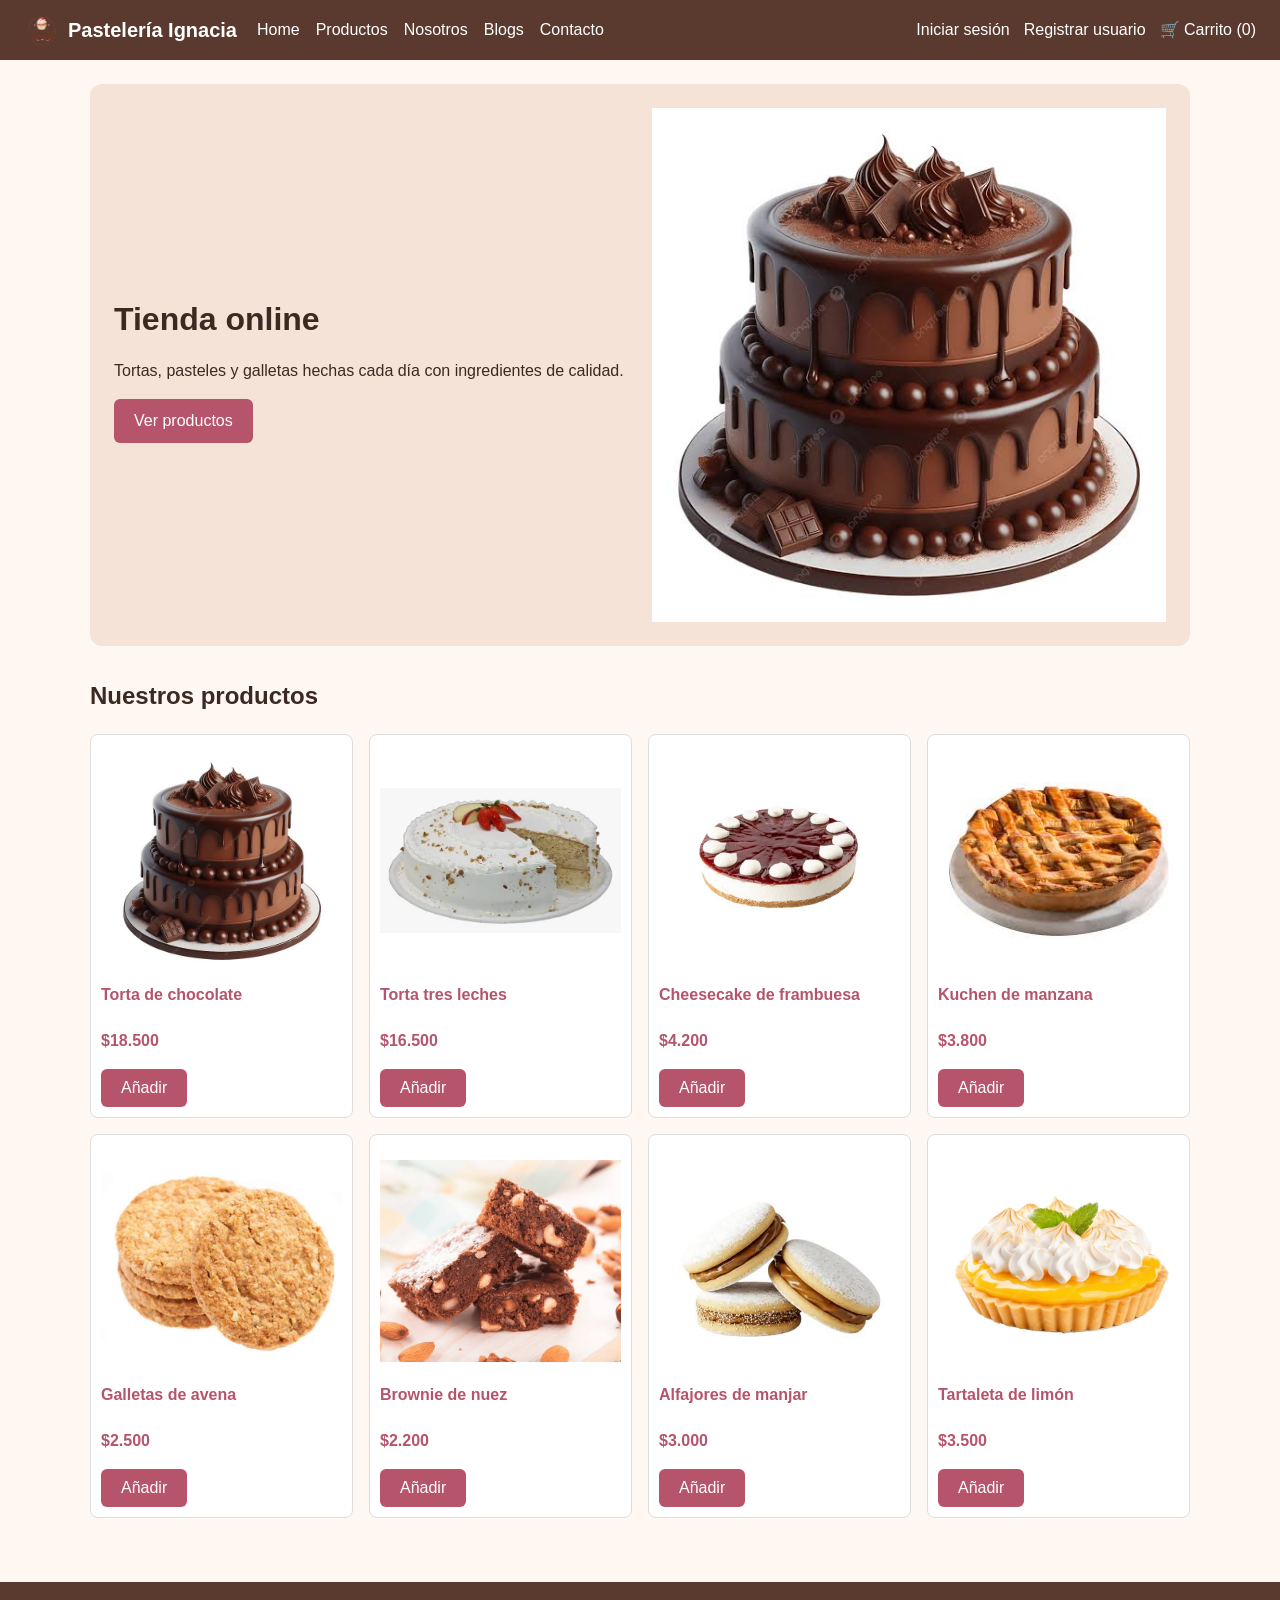
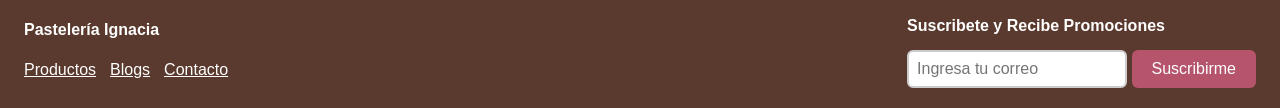
<file: evaluacion/index.html>
<!DOCTYPE html>
<html lang="es">
  <head>
    <meta charset="UTF-8">
    <meta name="viewport" content="width=device-width, initial-scale=1.0">
    <title>Home - Pastelería Ignacia</title>
    <link rel="stylesheet" href="css/style.css">
    <link rel="stylesheet" href="css/responsive.css">
  </head>
  <body>
    <header>
      <a class="logo" href="index.html"><img src="img/logo.png" alt="Logo de Pastelería Ignacia"> Pastelería Ignacia</a>
      <nav>
        <ul>
          <li><a href="index.html">Home</a></li>
          <li><a href="productos.html">Productos</a></li>
          <li><a href="nosotros.html">Nosotros</a></li>
          <li><a href="blogs.html">Blogs</a></li>
          <li><a href="contacto.html">Contacto</a></li>
        </ul>
      </nav>
      <div class="acciones">
        <a href="login.html">Iniciar sesión</a>
        <a href="registro.html">Registrar usuario</a>
        <a href="carrito.html">🛒 Carrito (<span id="contador-carrito">0</span>)</a>
      </div>
    </header>
    <main>
      <section class="hero">
        <div>
          <h1>Tienda online</h1>
          <p>Tortas, pasteles y galletas hechas cada día con ingredientes de calidad.</p>
          <a class="btn" href="productos.html">Ver productos</a>
        </div>
        <img src="img/1.png" alt="Torta de chocolate">
      </section>
      <section>
        <h2>Nuestros productos</h2>
        <div class="grid" id="lista-productos" data-limite="8"></div>
      </section>
    </main>
    <footer>
      <div>
        <p><strong>Pastelería Ignacia</strong></p>
        <ul>
          <li><a href="productos.html">Productos</a></li>
          <li><a href="blogs.html">Blogs</a></li>
          <li><a href="contacto.html">Contacto</a></li>
        </ul>
      </div>
      <form>
        <label for="Suscribete">Suscribete y Recibe Promociones</label>
        <input type="email" id="Suscribete" placeholder="Ingresa tu correo">
        <button type="button">Suscribirme</button>
      </form>
    </footer>
    <script src="js/data.js"></script>
    <script src="js/carrito.js"></script>
    <script src="js/productos.js"></script>
  </body>
</html>
</file>
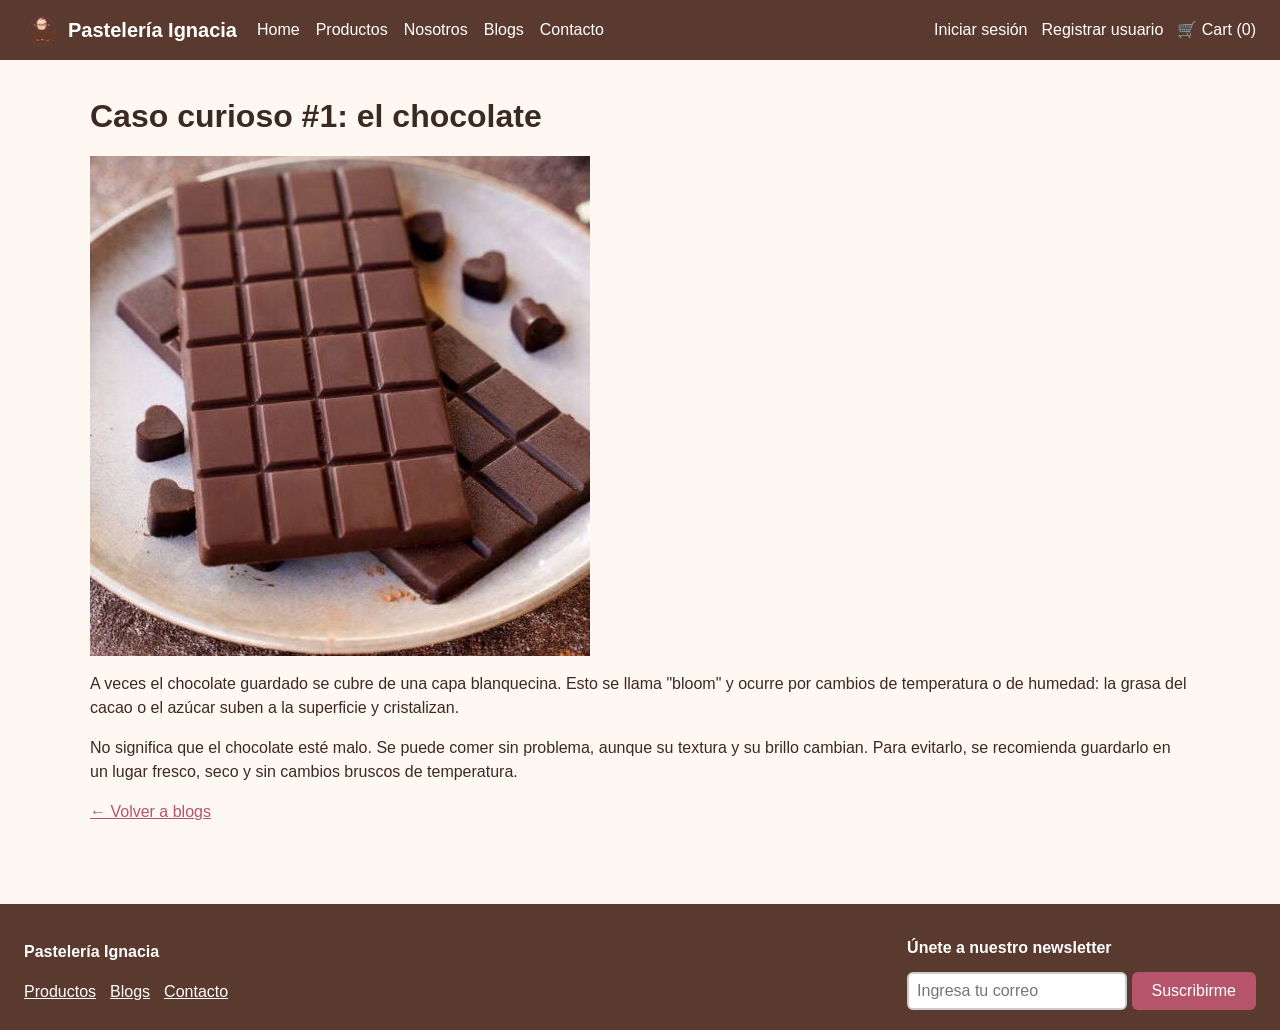
<file: evaluacion/blog-1.html>
<!DOCTYPE html>
<html lang="es">
  <head>
    <meta charset="UTF-8">
    <meta name="viewport" content="width=device-width, initial-scale=1.0">
    <title>Blog: el chocolate - Pastelería Ignacia</title>
    <link rel="stylesheet" href="css/style.css">
    <link rel="stylesheet" href="css/responsive.css">
  </head>
  <body>
    <header>
      <a class="logo" href="index.html"><img src="img/logo.png" alt="Logo de Pastelería Ignacia"> Pastelería Ignacia</a>
      <nav>
        <ul>
          <li><a href="index.html">Home</a></li>
          <li><a href="productos.html">Productos</a></li>
          <li><a href="nosotros.html">Nosotros</a></li>
          <li><a href="blogs.html">Blogs</a></li>
          <li><a href="contacto.html">Contacto</a></li>
        </ul>
      </nav>
      <div class="acciones">
        <a href="login.html">Iniciar sesión</a>
        <a href="registro.html">Registrar usuario</a>
        <a href="carrito.html">🛒 Cart (<span id="contador-carrito">0</span>)</a>
      </div>
    </header>
    <main>
      <article>
        <h1>Caso curioso #1: el chocolate</h1>
        <img src="img/9.png" alt="Chocolate">
        <p>A veces el chocolate guardado se cubre de una capa blanquecina. Esto se llama "bloom" y ocurre por cambios de temperatura o de humedad: la grasa del cacao o el azúcar suben a la superficie y cristalizan.</p>
        <p>No significa que el chocolate esté malo. Se puede comer sin problema, aunque su textura y su brillo cambian. Para evitarlo, se recomienda guardarlo en un lugar fresco, seco y sin cambios bruscos de temperatura.</p>
        <p><a href="blogs.html">← Volver a blogs</a></p>
      </article>
    </main>
    <footer>
      <div>
        <p><strong>Pastelería Ignacia</strong></p>
        <ul>
          <li><a href="productos.html">Productos</a></li>
          <li><a href="blogs.html">Blogs</a></li>
          <li><a href="contacto.html">Contacto</a></li>
        </ul>
      </div>
      <form>
        <label for="newsletter">Únete a nuestro newsletter</label>
        <input type="email" id="newsletter" placeholder="Ingresa tu correo">
        <button type="button">Suscribirme</button>
      </form>
    </footer>
    <script src="js/data.js"></script>
    <script src="js/carrito.js"></script>
  </body>
</html>
</file>
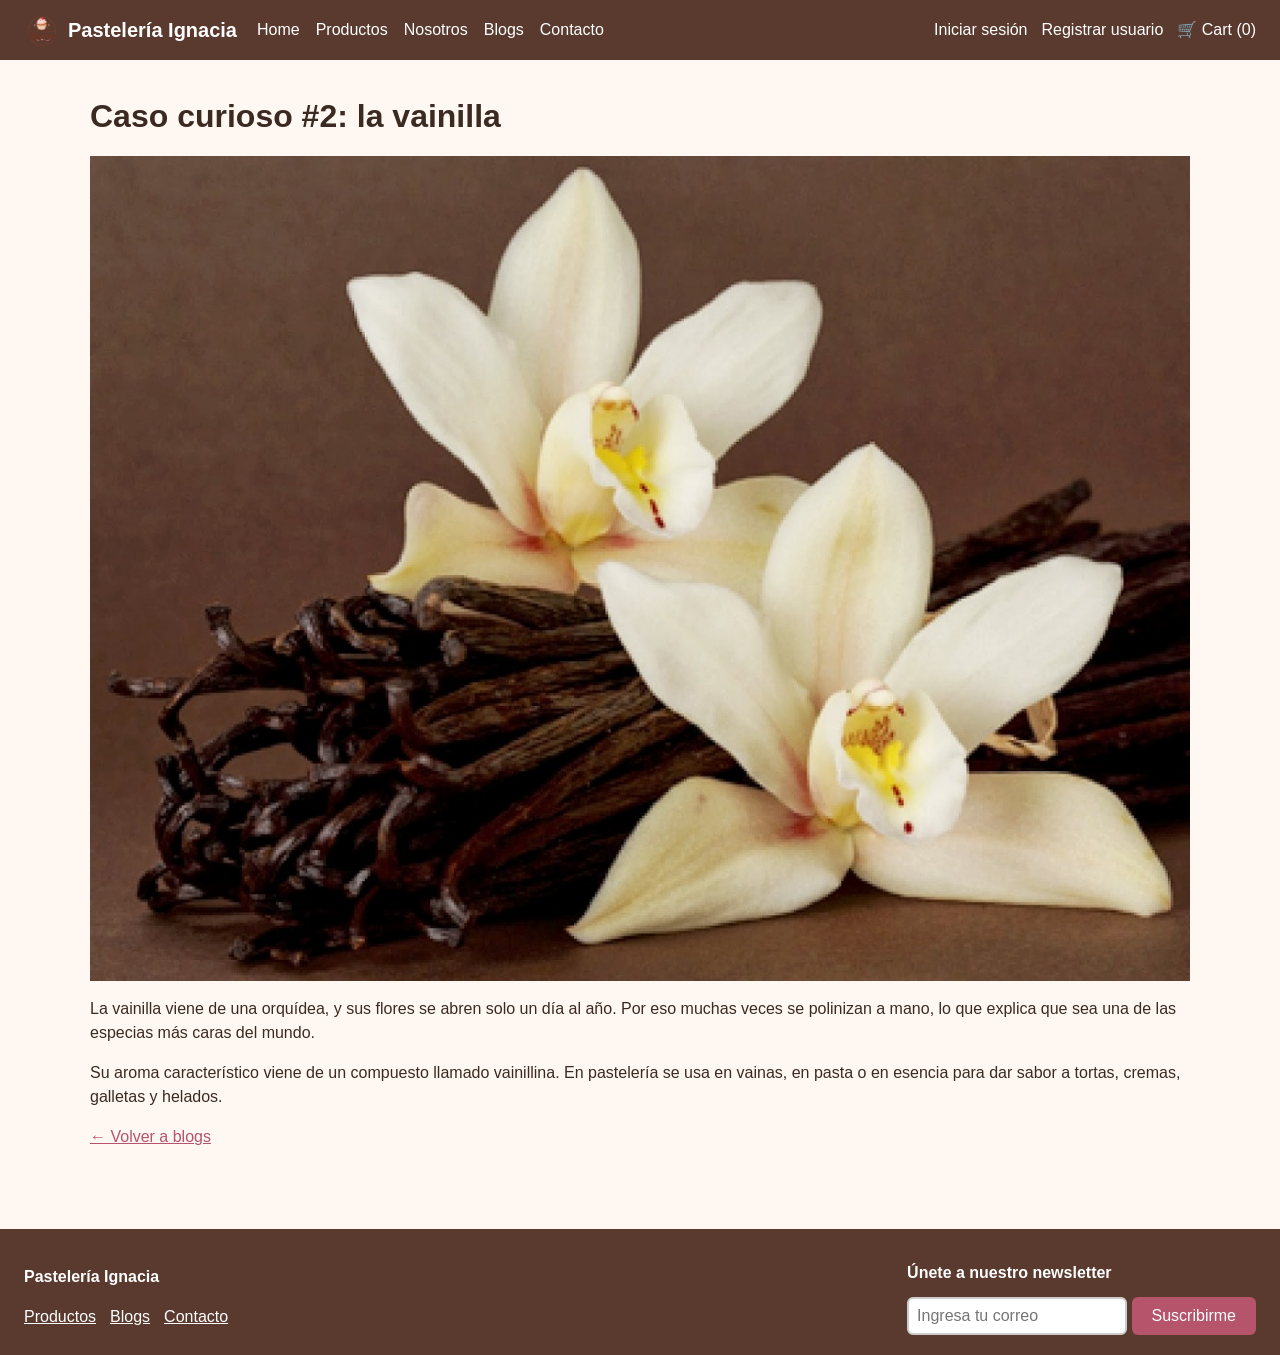
<file: evaluacion/blog-2.html>
<!DOCTYPE html>
<html lang="es">
  <head>
    <meta charset="UTF-8">
    <meta name="viewport" content="width=device-width, initial-scale=1.0">
    <title>Blog: la vainilla - Pastelería Ignacia</title>
    <link rel="stylesheet" href="css/style.css">
    <link rel="stylesheet" href="css/responsive.css">
  </head>
  <body>
    <header>
      <a class="logo" href="index.html"><img src="img/logo.png" alt="Logo de Pastelería Ignacia"> Pastelería Ignacia</a>
      <nav>
        <ul>
          <li><a href="index.html">Home</a></li>
          <li><a href="productos.html">Productos</a></li>
          <li><a href="nosotros.html">Nosotros</a></li>
          <li><a href="blogs.html">Blogs</a></li>
          <li><a href="contacto.html">Contacto</a></li>
        </ul>
      </nav>
      <div class="acciones">
        <a href="login.html">Iniciar sesión</a>
        <a href="registro.html">Registrar usuario</a>
        <a href="carrito.html">🛒 Cart (<span id="contador-carrito">0</span>)</a>
      </div>
    </header>
    <main>
      <article>
        <h1>Caso curioso #2: la vainilla</h1>
        <img src="img/10.png" alt="Vainilla">
        <p>La vainilla viene de una orquídea, y sus flores se abren solo un día al año. Por eso muchas veces se polinizan a mano, lo que explica que sea una de las especias más caras del mundo.</p>
        <p>Su aroma característico viene de un compuesto llamado vainillina. En pastelería se usa en vainas, en pasta o en esencia para dar sabor a tortas, cremas, galletas y helados.</p>
        <p><a href="blogs.html">← Volver a blogs</a></p>
      </article>
    </main>
    <footer>
      <div>
        <p><strong>Pastelería Ignacia</strong></p>
        <ul>
          <li><a href="productos.html">Productos</a></li>
          <li><a href="blogs.html">Blogs</a></li>
          <li><a href="contacto.html">Contacto</a></li>
        </ul>
      </div>
      <form>
        <label for="newsletter">Únete a nuestro newsletter</label>
        <input type="email" id="newsletter" placeholder="Ingresa tu correo">
        <button type="button">Suscribirme</button>
      </form>
    </footer>
    <script src="js/data.js"></script>
    <script src="js/carrito.js"></script>
  </body>
</html>
</file>
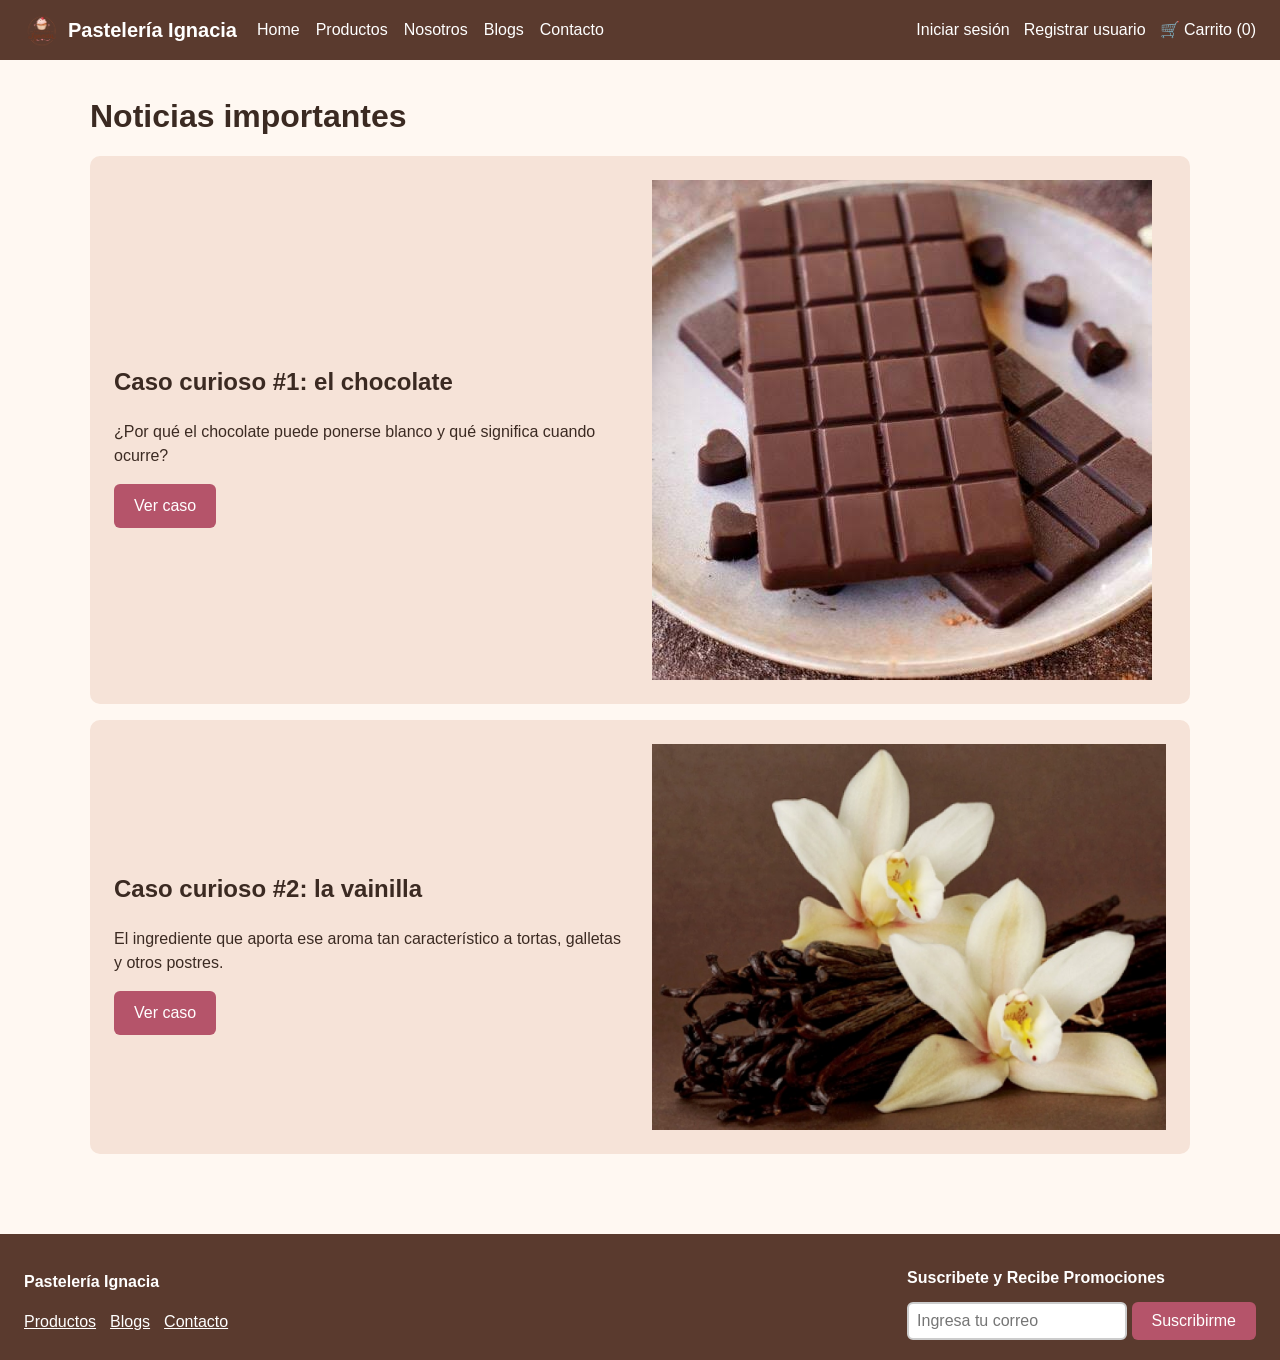
<file: evaluacion/blogs.html>
<!DOCTYPE html>
<html lang="es">
  <head>
    <meta charset="UTF-8">
    <meta name="viewport" content="width=device-width, initial-scale=1.0">
    <title>Blogs - Pastelería Ignacia</title>
    <link rel="stylesheet" href="css/style.css">
    <link rel="stylesheet" href="css/responsive.css">
  </head>
  <body>
    <header>
      <a class="logo" href="index.html"><img src="img/logo.png" alt="Logo de Pastelería Ignacia"> Pastelería Ignacia</a>
      <nav>
        <ul>
          <li><a href="index.html">Home</a></li>
          <li><a href="productos.html">Productos</a></li>
          <li><a href="nosotros.html">Nosotros</a></li>
          <li><a href="blogs.html">Blogs</a></li>
          <li><a href="contacto.html">Contacto</a></li>
        </ul>
      </nav>
      <div class="acciones">
        <a href="login.html">Iniciar sesión</a>
        <a href="registro.html">Registrar usuario</a>
        <a href="carrito.html">🛒 Carrito (<span id="contador-carrito">0</span>)</a>
      </div>
    </header>
    <main>
      <h1>Noticias importantes</h1>
      <article class="blog">
        <div>
          <h2>Caso curioso #1: el chocolate</h2>
          <p>¿Por qué el chocolate puede ponerse blanco y qué significa cuando ocurre?</p>
          <a class="btn" href="blog-1.html">Ver caso</a>
        </div>
        <img src="img/9.png" alt="Chocolate">
      </article>
      <article class="blog">
        <div>
          <h2>Caso curioso #2: la vainilla</h2>
          <p>El ingrediente que aporta ese aroma tan característico a tortas, galletas y otros postres.</p>
          <a class="btn" href="blog-2.html">Ver caso</a>
        </div>
        <img src="img/10.png" alt="Vainilla">
      </article>
    </main>
    <footer>
      <div>
        <p><strong>Pastelería Ignacia</strong></p>
        <ul>
          <li><a href="productos.html">Productos</a></li>
          <li><a href="blogs.html">Blogs</a></li>
          <li><a href="contacto.html">Contacto</a></li>
        </ul>
      </div>
      <form>
        <label for="Suscribete">Suscribete y Recibe Promociones</label>
        <input type="email" id="Suscribete" placeholder="Ingresa tu correo">
        <button type="button">Suscribirme</button>
      </form>
    </footer>
    <script src="js/data.js"></script>
    <script src="js/carrito.js"></script>
  </body>
</html>
</file>
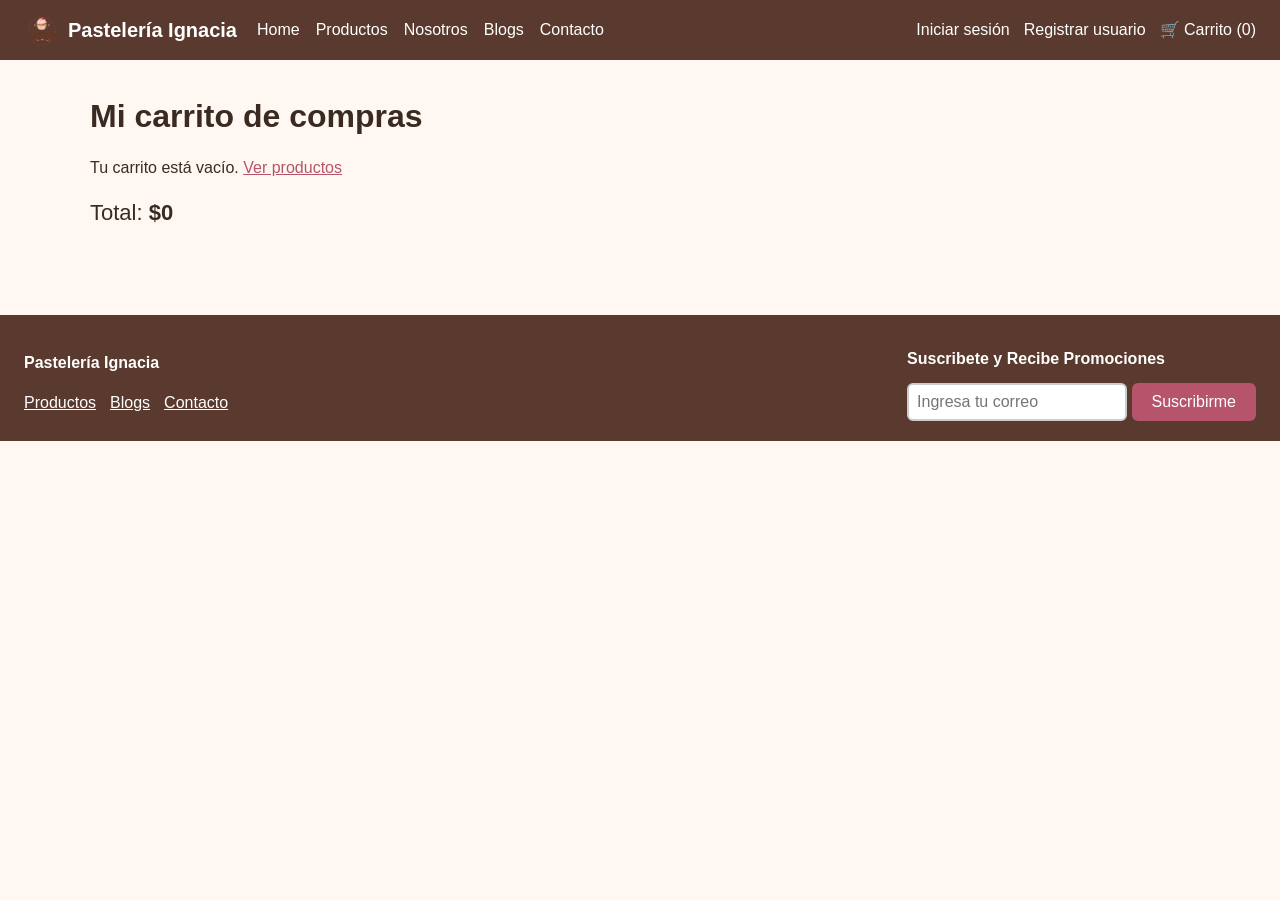
<file: evaluacion/carrito.html>
<!DOCTYPE html>
<html lang="es">
  <head>
    <meta charset="UTF-8">
    <meta name="viewport" content="width=device-width, initial-scale=1.0">
    <title>Carrito - Pastelería Ignacia</title>
    <link rel="stylesheet" href="css/style.css">
    <link rel="stylesheet" href="css/responsive.css">
  </head>
  <body>
    <header>
      <a class="logo" href="index.html"><img src="img/logo.png" alt="Logo de Pastelería Ignacia"> Pastelería Ignacia</a>
      <nav>
        <ul>
          <li><a href="index.html">Home</a></li>
          <li><a href="productos.html">Productos</a></li>
          <li><a href="nosotros.html">Nosotros</a></li>
          <li><a href="blogs.html">Blogs</a></li>
          <li><a href="contacto.html">Contacto</a></li>
        </ul>
      </nav>
      <div class="acciones">
        <a href="login.html">Iniciar sesión</a>
        <a href="registro.html">Registrar usuario</a>
        <a href="carrito.html">🛒 Carrito (<span id="contador-carrito">0</span>)</a>
      </div>
    </header>
    <main>
      <h1>Mi carrito de compras</h1>
      <section id="carrito-items"></section>
      <p class="resumen">Total: <strong id="carrito-total">$0</strong></p>
    </main>
    <footer>
      <div>
        <p><strong>Pastelería Ignacia</strong></p>
        <ul>
          <li><a href="productos.html">Productos</a></li>
          <li><a href="blogs.html">Blogs</a></li>
          <li><a href="contacto.html">Contacto</a></li>
        </ul>
      </div>
      <form>
        <label for="Suscribete">Suscribete y Recibe Promociones</label>
        <input type="email" id="Suscribete" placeholder="Ingresa tu correo">
        <button type="button">Suscribirme</button>
      </form>
    </footer>
    <script src="js/data.js"></script>
    <script src="js/carrito.js"></script>
  </body>
</html>
</file>
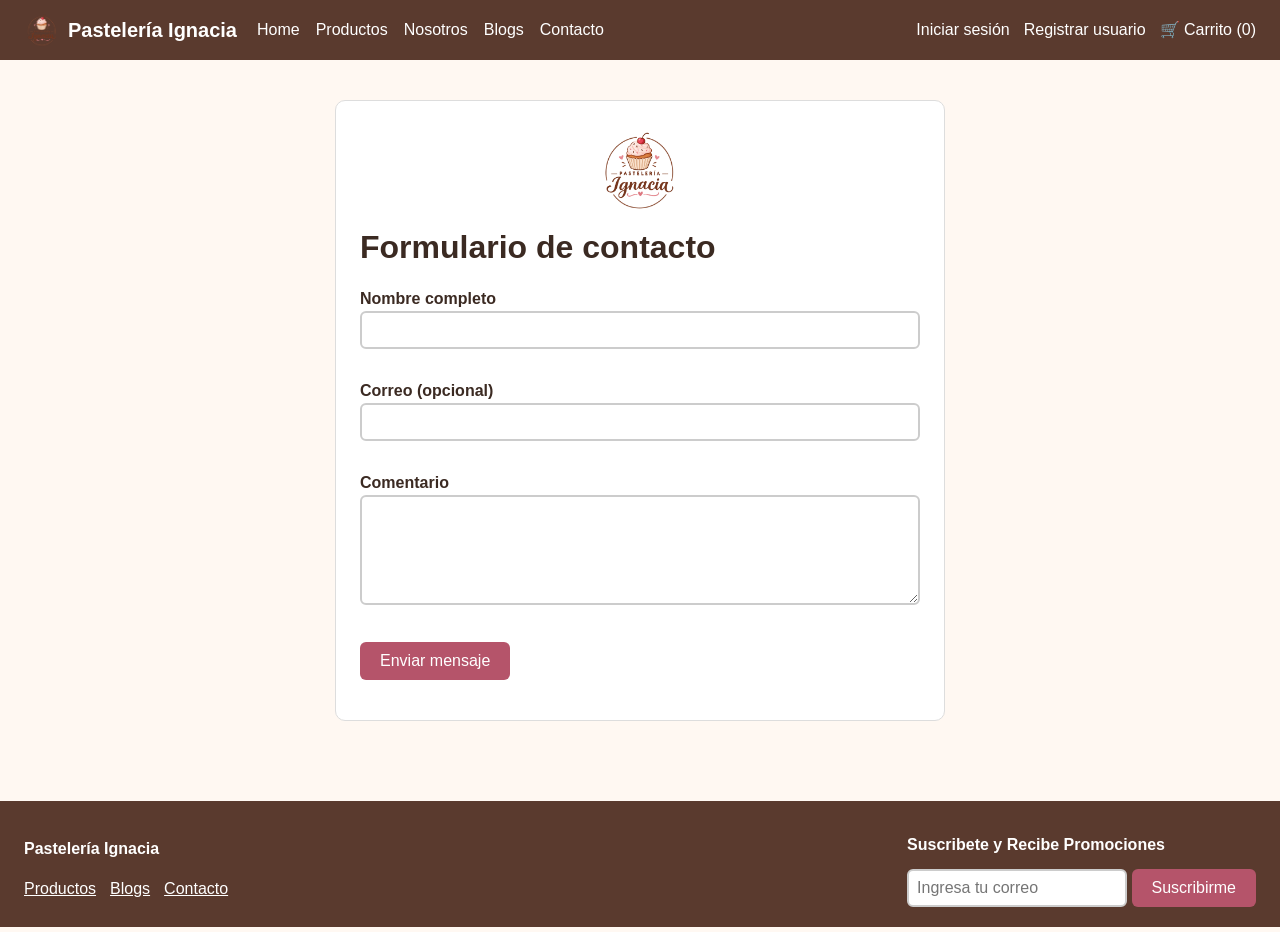
<file: evaluacion/contacto.html>
<!DOCTYPE html>
<html lang="es">
  <head>
    <meta charset="UTF-8">
    <meta name="viewport" content="width=device-width, initial-scale=1.0">
    <title>Contacto - Pastelería Ignacia</title>
    <link rel="stylesheet" href="css/style.css">
    <link rel="stylesheet" href="css/responsive.css">
  </head>
  <body>
    <header>
      <a class="logo" href="index.html"><img src="img/logo.png" alt="Logo de Pastelería Ignacia"> Pastelería Ignacia</a>
      <nav>
        <ul>
          <li><a href="index.html">Home</a></li>
          <li><a href="productos.html">Productos</a></li>
          <li><a href="nosotros.html">Nosotros</a></li>
          <li><a href="blogs.html">Blogs</a></li>
          <li><a href="contacto.html">Contacto</a></li>
        </ul>
      </nav>
      <div class="acciones">
        <a href="login.html">Iniciar sesión</a>
        <a href="registro.html">Registrar usuario</a>
        <a href="carrito.html">🛒 Carrito (<span id="contador-carrito">0</span>)</a>
      </div>
    </header>
    <main>
      <section class="formulario">
        <img class="logo-form" src="img/logo.png" alt="Logo de Pastelería Ignacia">
        <h1>Formulario de contacto</h1>
        <form id="form-contacto" novalidate>
          <label>Nombre completo
            <input type="text" name="nombre">
            <span class="error"></span>
          </label>
          <label>Correo (opcional)
            <input type="email" name="correo">
            <span class="error"></span>
          </label>
          <label>Comentario
            <textarea name="comentario" rows="5"></textarea>
            <span class="error"></span>
          </label>
          <button type="submit">Enviar mensaje</button>
          <p class="exito" id="mensaje-ok"></p>
        </form>
      </section>
    </main>
    <footer>
      <div>
        <p><strong>Pastelería Ignacia</strong></p>
        <ul>
          <li><a href="productos.html">Productos</a></li>
          <li><a href="blogs.html">Blogs</a></li>
          <li><a href="contacto.html">Contacto</a></li>
        </ul>
      </div>
      <form>
        <label for="Suscribete">Suscribete y Recibe Promociones</label>
        <input type="email" id="Suscribete" placeholder="Ingresa tu correo">
        <button type="button">Suscribirme</button>
      </form>
    </footer>
    <script src="js/data.js"></script>
    <script src="js/carrito.js"></script>
    <script src="js/validaciones.js"></script>
    <script src="js/contacto.js"></script>
  </body>
</html>
</file>
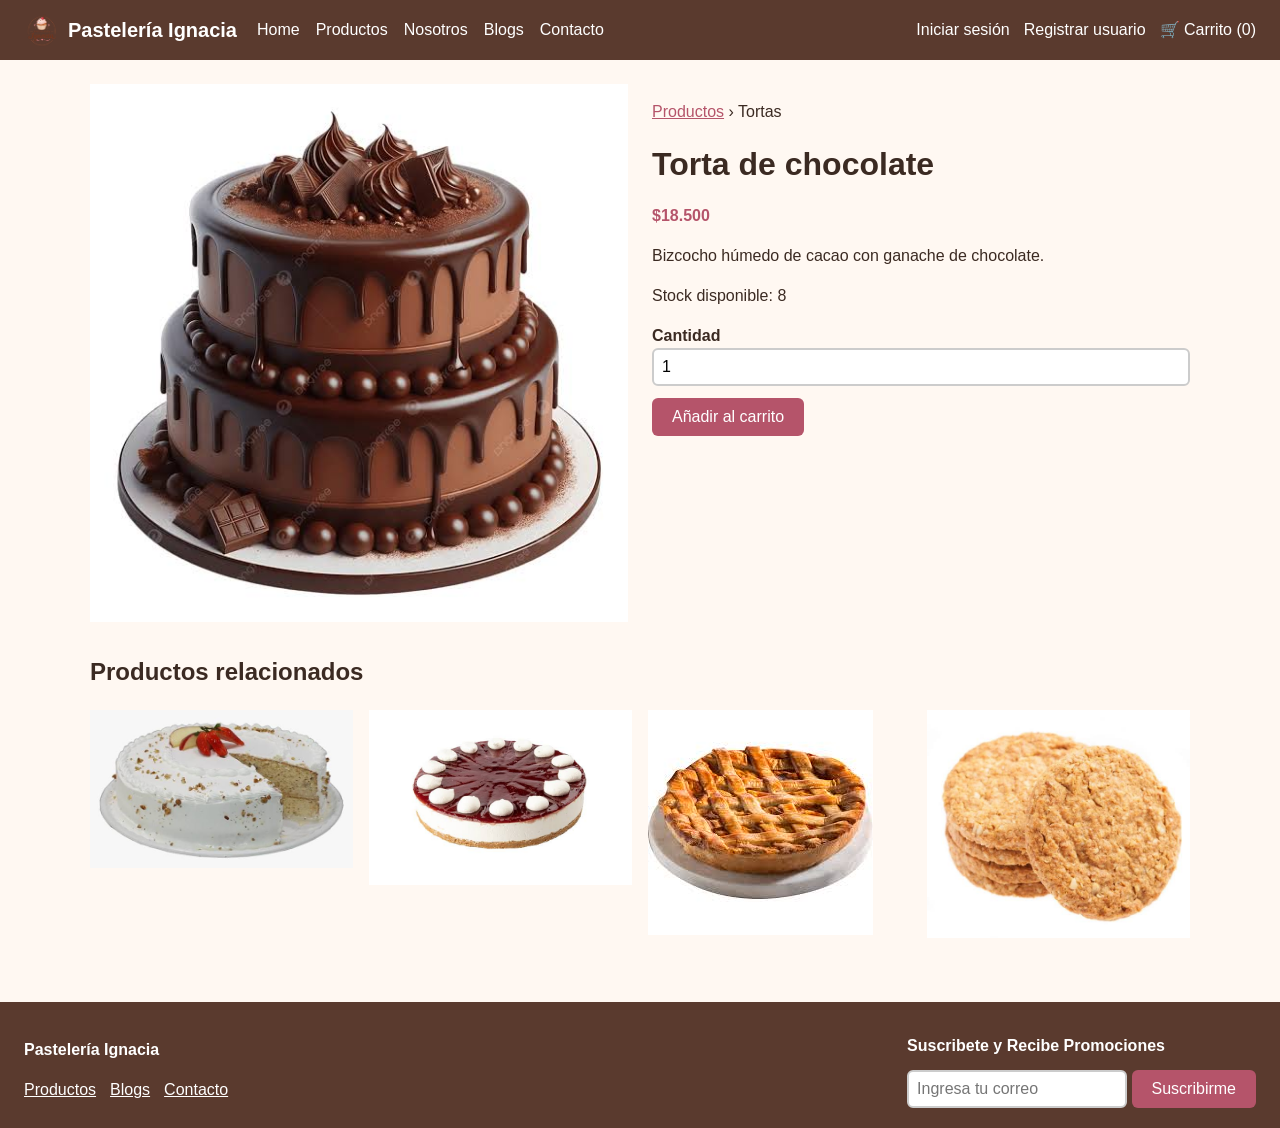
<file: evaluacion/detalle.html>
<!DOCTYPE html>
<html lang="es">
  <head>
    <meta charset="UTF-8">
    <meta name="viewport" content="width=device-width, initial-scale=1.0">
    <title>Detalle del producto - Pastelería Ignacia</title>
    <link rel="stylesheet" href="css/style.css">
    <link rel="stylesheet" href="css/responsive.css">
  </head>
  <body>
    <header>
      <a class="logo" href="index.html"><img src="img/logo.png" alt="Logo de Pastelería Ignacia"> Pastelería Ignacia</a>
      <nav>
        <ul>
          <li><a href="index.html">Home</a></li>
          <li><a href="productos.html">Productos</a></li>
          <li><a href="nosotros.html">Nosotros</a></li>
          <li><a href="blogs.html">Blogs</a></li>
          <li><a href="contacto.html">Contacto</a></li>
        </ul>
      </nav>
      <div class="acciones">
        <a href="login.html">Iniciar sesión</a>
        <a href="registro.html">Registrar usuario</a>
        <a href="carrito.html">🛒 Carrito (<span id="contador-carrito">0</span>)</a>
      </div>
    </header>
    <main>
      <section class="detalle" id="detalle-producto"></section>
      <section>
        <h2>Productos relacionados</h2>
        <div class="grid" id="relacionados"></div>
      </section>
    </main>
    <footer>
      <div>
        <p><strong>Pastelería Ignacia</strong></p>
        <ul>
          <li><a href="productos.html">Productos</a></li>
          <li><a href="blogs.html">Blogs</a></li>
          <li><a href="contacto.html">Contacto</a></li>
        </ul>
      </div>
      <form>
        <label for="Suscribete">Suscribete y Recibe Promociones</label>
        <input type="email" id="Suscribete" placeholder="Ingresa tu correo">
        <button type="button">Suscribirme</button>
      </form>
    </footer>
    <script src="js/data.js"></script>
    <script src="js/carrito.js"></script>
    <script src="js/productos.js"></script>
  </body>
</html>
</file>
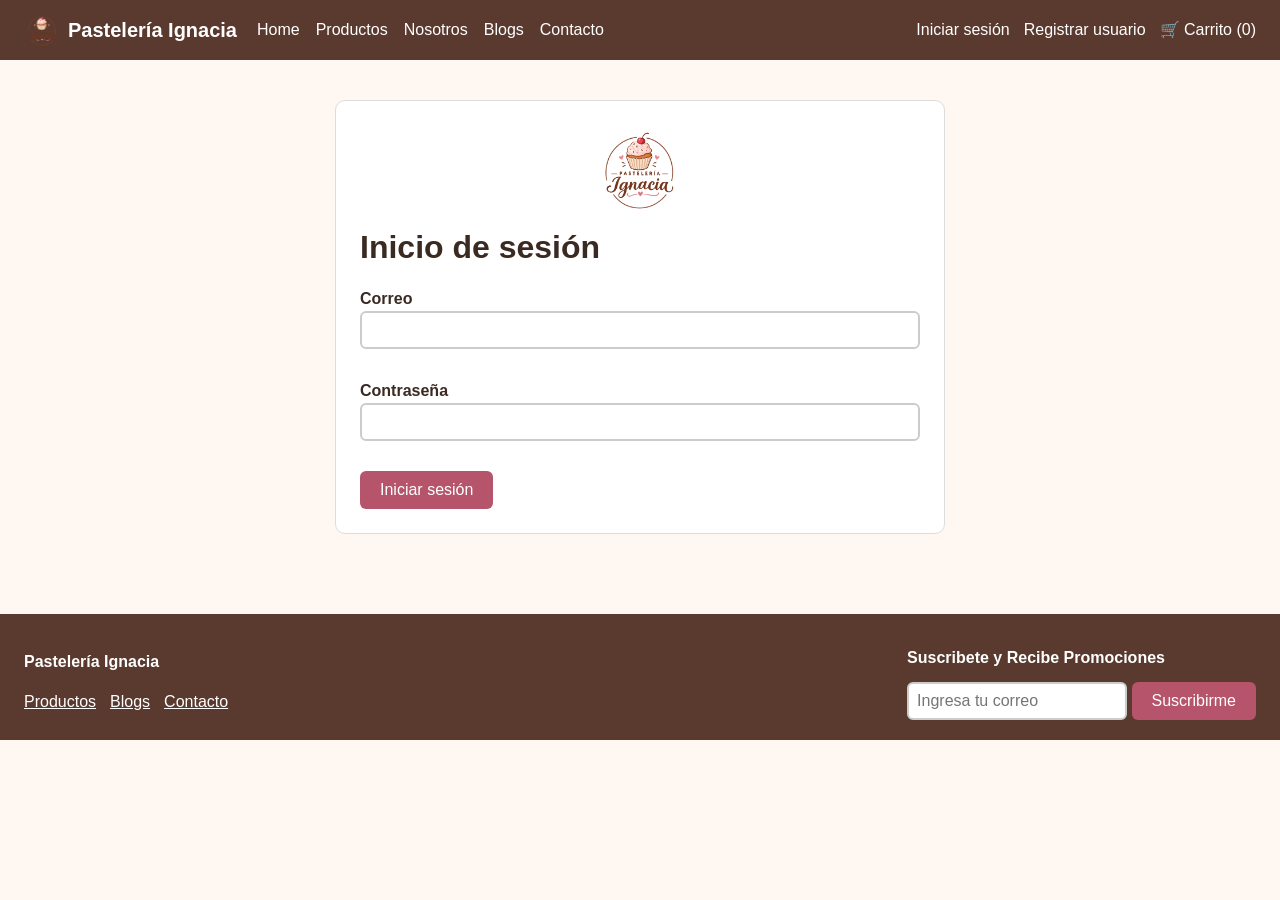
<file: evaluacion/login.html>
<!DOCTYPE html>
<html lang="es">
  <head>
    <meta charset="UTF-8">
    <meta name="viewport" content="width=device-width, initial-scale=1.0">
    <title>Inicio de sesión - Pastelería Ignacia</title>
    <link rel="stylesheet" href="css/style.css">
    <link rel="stylesheet" href="css/responsive.css">
  </head>
  <body>
    <header>
      <a class="logo" href="index.html"><img src="img/logo.png" alt="Logo de Pastelería Ignacia"> Pastelería Ignacia</a>
      <nav>
        <ul>
          <li><a href="index.html">Home</a></li>
          <li><a href="productos.html">Productos</a></li>
          <li><a href="nosotros.html">Nosotros</a></li>
          <li><a href="blogs.html">Blogs</a></li>
          <li><a href="contacto.html">Contacto</a></li>
        </ul>
      </nav>
      <div class="acciones">
        <a href="login.html">Iniciar sesión</a>
        <a href="registro.html">Registrar usuario</a>
        <a href="carrito.html">🛒 Carrito (<span id="contador-carrito">0</span>)</a>
      </div>
    </header>
    <main>
      <section class="formulario">
        <img class="logo-form" src="img/logo.png" alt="Logo de Pastelería Ignacia">
        <h1>Inicio de sesión</h1>
        <form id="form-login" novalidate>
          <label>Correo
            <input type="email" name="correo">
            <span class="error"></span>
          </label>
          <label>Contraseña
            <input type="password" name="clave">
            <span class="error"></span>
          </label>
          <button type="submit">Iniciar sesión</button>
        </form>
      </section>
    </main>
    <footer>
      <div>
        <p><strong>Pastelería Ignacia</strong></p>
        <ul>
          <li><a href="productos.html">Productos</a></li>
          <li><a href="blogs.html">Blogs</a></li>
          <li><a href="contacto.html">Contacto</a></li>
        </ul>
      </div>
      <form>
        <label for="Suscribete">Suscribete y Recibe Promociones</label>
        <input type="email" id="Suscribete" placeholder="Ingresa tu correo">
        <button type="button">Suscribirme</button>
      </form>
    </footer>
    <script src="js/data.js"></script>
    <script src="js/carrito.js"></script>
    <script src="js/validaciones.js"></script>
    <script src="js/login.js"></script>
  </body>
</html>
</file>
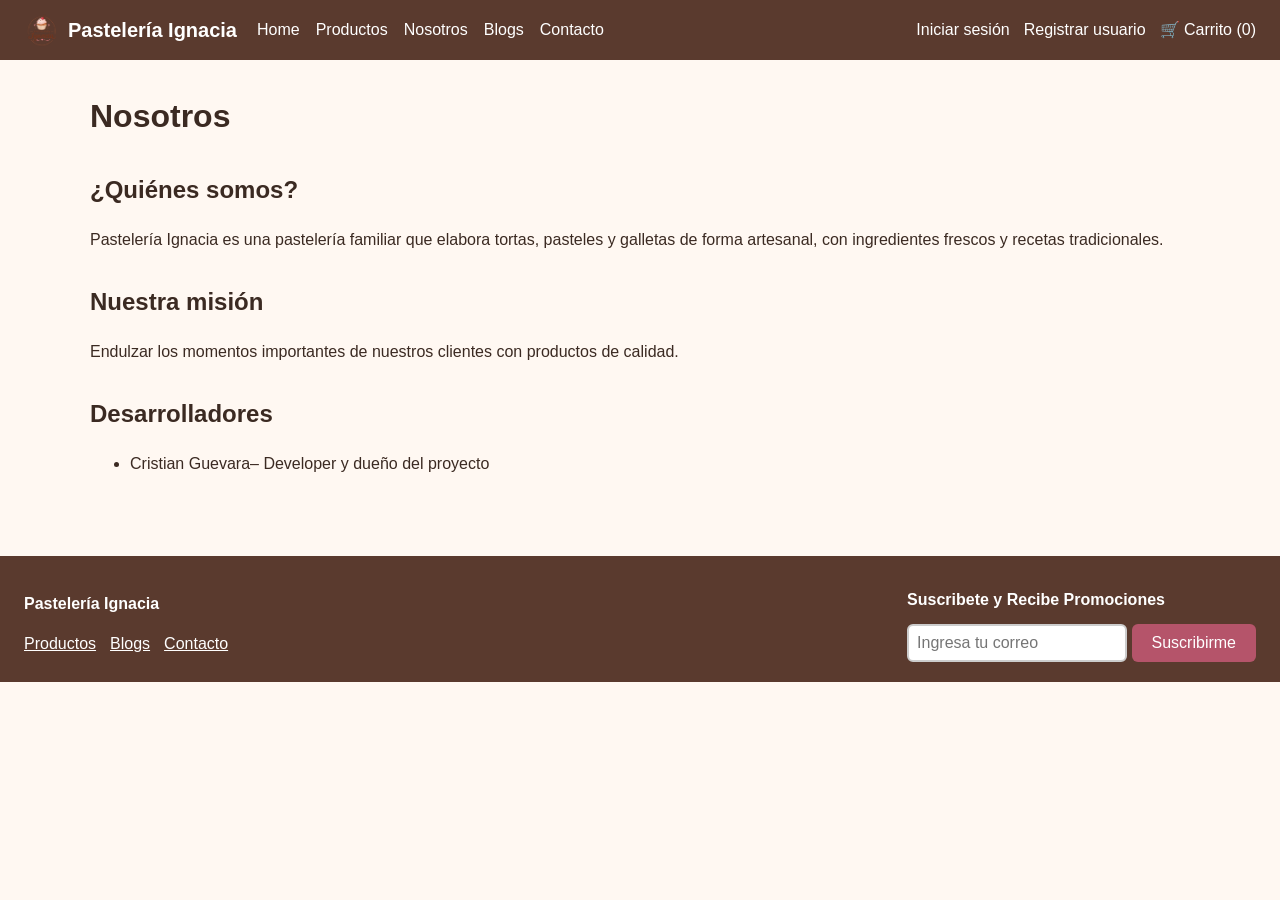
<file: evaluacion/nosotros.html>
<!DOCTYPE html>
<html lang="es">
  <head>
    <meta charset="UTF-8">
    <meta name="viewport" content="width=device-width, initial-scale=1.0">
    <title>Nosotros - Pastelería Ignacia</title>
    <link rel="stylesheet" href="css/style.css">
    <link rel="stylesheet" href="css/responsive.css">
  </head>
  <body>
    <header>
      <a class="logo" href="index.html"><img src="img/logo.png" alt="Logo de Pastelería Ignacia"> Pastelería Ignacia</a>
      <nav>
        <ul>
          <li><a href="index.html">Home</a></li>
          <li><a href="productos.html">Productos</a></li>
          <li><a href="nosotros.html">Nosotros</a></li>
          <li><a href="blogs.html">Blogs</a></li>
          <li><a href="contacto.html">Contacto</a></li>
        </ul>
      </nav>
      <div class="acciones">
        <a href="login.html">Iniciar sesión</a>
        <a href="registro.html">Registrar usuario</a>
        <a href="carrito.html">🛒 Carrito (<span id="contador-carrito">0</span>)</a>
      </div>
    </header>
    <main>
      <h1>Nosotros</h1>
      <section>
        <h2>¿Quiénes somos?</h2>
        <p>Pastelería Ignacia es una pastelería familiar que elabora tortas, pasteles y galletas de forma artesanal, con ingredientes frescos y recetas tradicionales.</p>
        <h2>Nuestra misión</h2>
        <p>Endulzar los momentos importantes de nuestros clientes con productos de calidad.</p>
      </section>
      <section>
        <h2>Desarrolladores</h2>
        <ul>
          <li>Cristian Guevara– Developer y dueño del proyecto</li>
        </ul>
      </section>
    </main>
    <footer>
      <div>
        <p><strong>Pastelería Ignacia</strong></p>
        <ul>
          <li><a href="productos.html">Productos</a></li>
          <li><a href="blogs.html">Blogs</a></li>
          <li><a href="contacto.html">Contacto</a></li>
        </ul>
      </div>
      <form>
        <label for="Promociones">Suscribete y Recibe Promociones</label>
        <input type="email" id="Promociones" placeholder="Ingresa tu correo">
        <button type="button">Suscribirme</button>
      </form>
    </footer>
    <script src="js/data.js"></script>
    <script src="js/carrito.js"></script>
  </body>
</html>
</file>
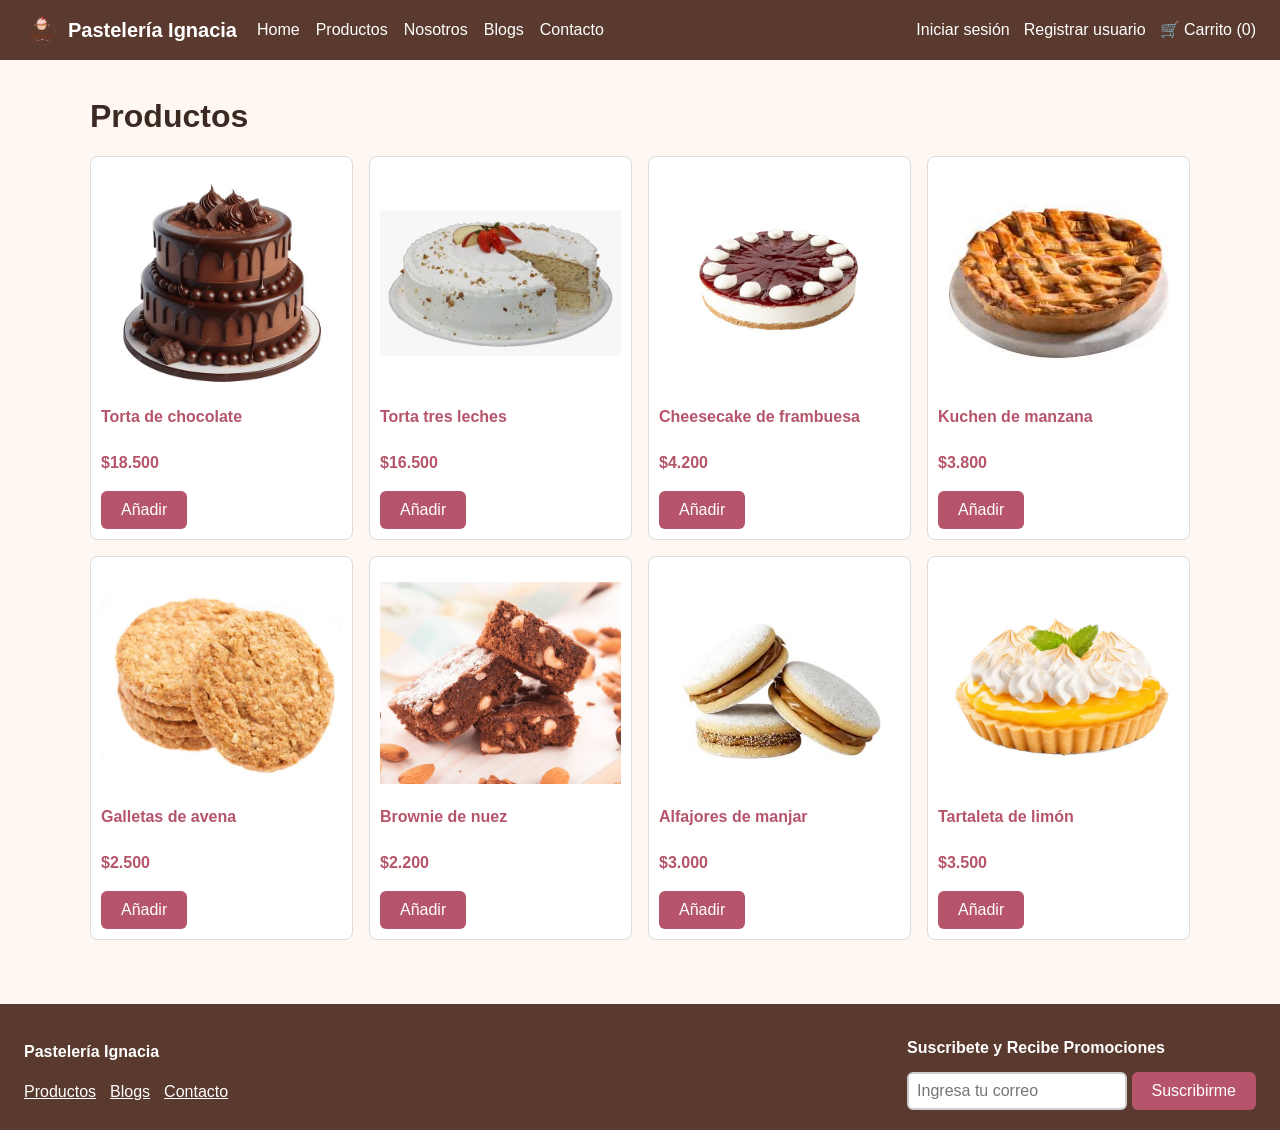
<file: evaluacion/productos.html>
<!DOCTYPE html>
<html lang="es">
  <head>
    <meta charset="UTF-8">
    <meta name="viewport" content="width=device-width, initial-scale=1.0">
    <title>Productos - Pastelería Ignacia</title>
    <link rel="stylesheet" href="css/style.css">
    <link rel="stylesheet" href="css/responsive.css">
  </head>
  <body>
    <header>
      <a class="logo" href="index.html"><img src="img/logo.png" alt="Logo de Pastelería Ignacia"> Pastelería Ignacia</a>
      <nav>
        <ul>
          <li><a href="index.html">Home</a></li>
          <li><a href="productos.html">Productos</a></li>
          <li><a href="nosotros.html">Nosotros</a></li>
          <li><a href="blogs.html">Blogs</a></li>
          <li><a href="contacto.html">Contacto</a></li>
        </ul>
      </nav>
      <div class="acciones">
        <a href="login.html">Iniciar sesión</a>
        <a href="registro.html">Registrar usuario</a>
        <a href="carrito.html">🛒 Carrito (<span id="contador-carrito">0</span>)</a>
      </div>
    </header>
    <main>
      <h1>Productos</h1>
      <div class="grid" id="lista-productos"></div>
    </main>
    <footer>
      <div>
        <p><strong>Pastelería Ignacia</strong></p>
        <ul>
          <li><a href="productos.html">Productos</a></li>
          <li><a href="blogs.html">Blogs</a></li>
          <li><a href="contacto.html">Contacto</a></li>
        </ul>
      </div>
      <form>
        <label for="Suscribete">Suscribete y Recibe Promociones</label>
        <input type="email" id="Suscribete" placeholder="Ingresa tu correo">
        <button type="button">Suscribirme</button>
      </form>
    </footer>
    <script src="js/data.js"></script>
    <script src="js/carrito.js"></script>
    <script src="js/productos.js"></script>
  </body>
</html>
</file>
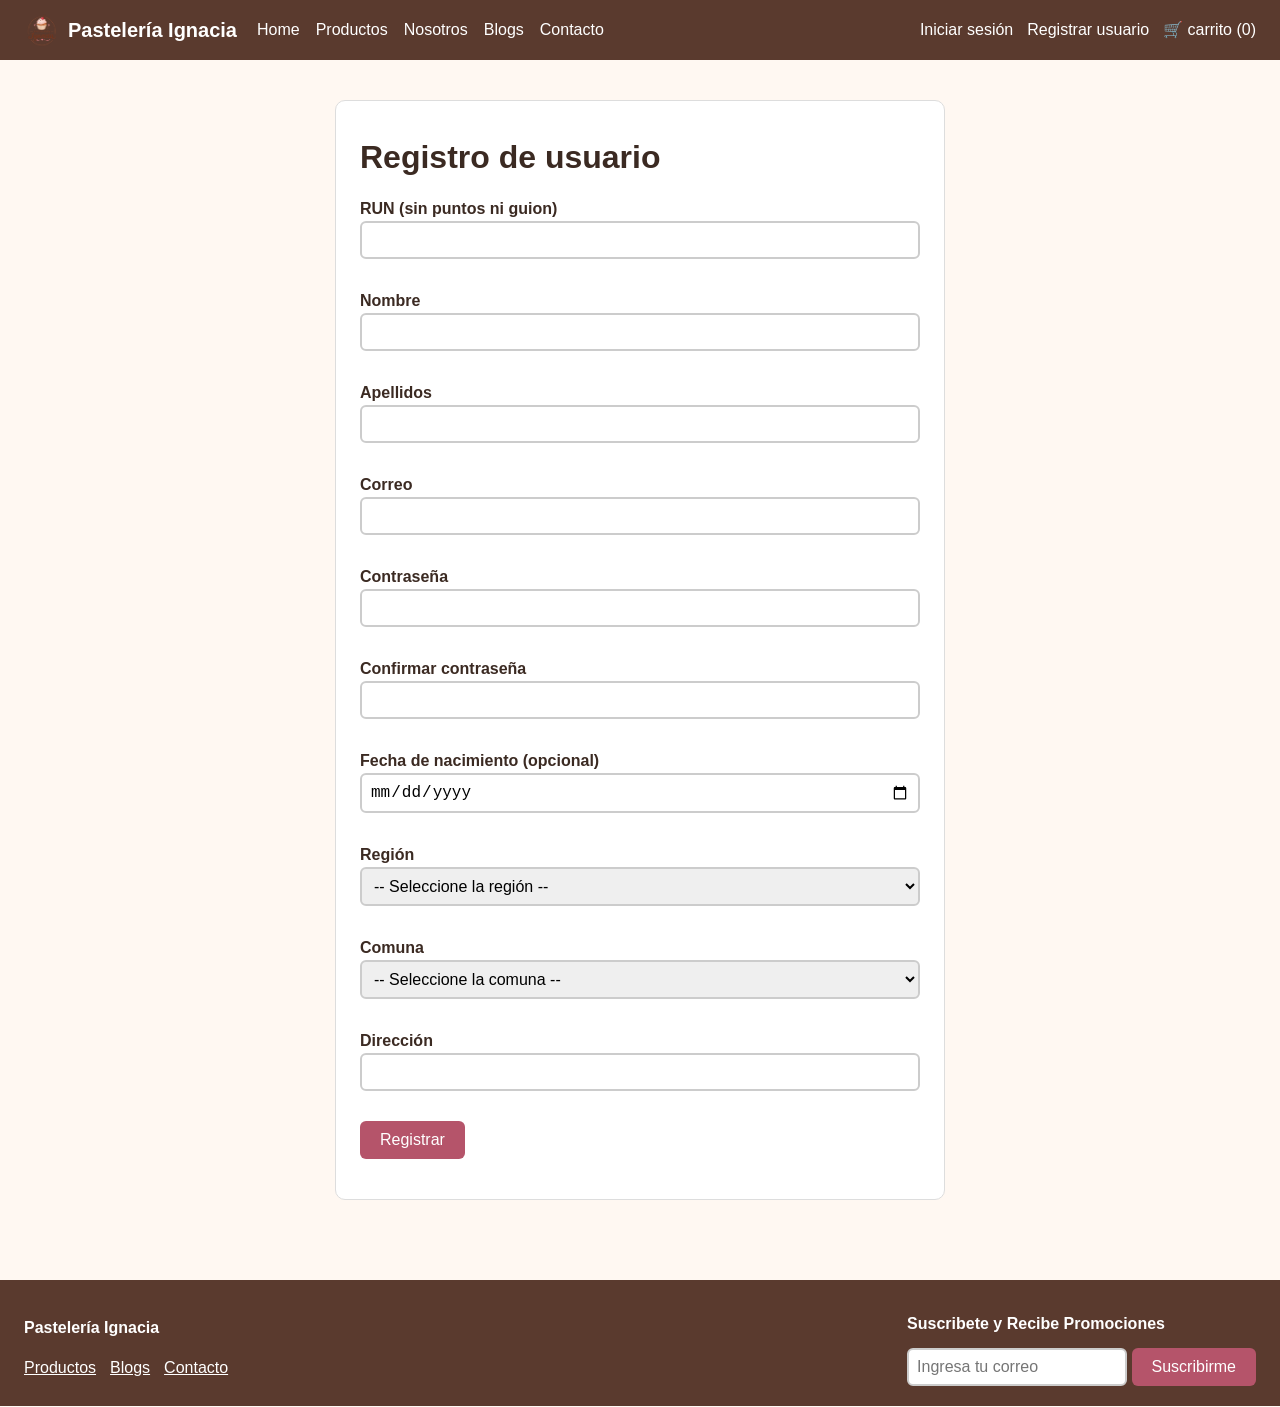
<file: evaluacion/registro.html>
<!DOCTYPE html>
<html lang="es">
  <head>
    <meta charset="UTF-8">
    <meta name="viewport" content="width=device-width, initial-scale=1.0">
    <title>Registro de usuario - Pastelería Ignacia</title>
    <link rel="stylesheet" href="css/style.css">
    <link rel="stylesheet" href="css/responsive.css">
  </head>
  <body>
    <header>
      <a class="logo" href="index.html"><img src="img/logo.png" alt="Logo de Pastelería Ignacia"> Pastelería Ignacia</a>
      <nav>
        <ul>
          <li><a href="index.html">Home</a></li>
          <li><a href="productos.html">Productos</a></li>
          <li><a href="nosotros.html">Nosotros</a></li>
          <li><a href="blogs.html">Blogs</a></li>
          <li><a href="contacto.html">Contacto</a></li>
        </ul>
      </nav>
      <div class="acciones">
        <a href="login.html">Iniciar sesión</a>
        <a href="registro.html">Registrar usuario</a>
        <a href="carrito.html">🛒 carrito (<span id="contador-carrito">0</span>)</a>
      </div>
    </header>
    <main>
      <section class="formulario">
        <h1>Registro de usuario</h1>
        <form id="form-usuario" novalidate>
        <label>RUN (sin puntos ni guion)
          <input type="text" name="run">
          <span class="error"></span>
        </label>
        <label>Nombre
          <input type="text" name="nombre">
          <span class="error"></span>
        </label>
        <label>Apellidos
          <input type="text" name="apellidos">
          <span class="error"></span>
        </label>
        <label>Correo
          <input type="email" name="correo">
          <span class="error"></span>
        </label>
        <label>Contraseña
          <input type="password" name="clave">
          <span class="error"></span>
        </label>
        <label>Confirmar contraseña
          <input type="password" name="clave2">
          <span class="error"></span>
        </label>
        <label>Fecha de nacimiento (opcional)
          <input type="date" name="fecha">
          <span class="error"></span>
        </label>
        <label>Región
          <select name="region">
            <option value="">-- Seleccione --</option>
          </select>
          <span class="error"></span>
        </label>
        <label>Comuna
          <select name="comuna">
            <option value="">-- Seleccione --</option>
          </select>
          <span class="error"></span>
        </label>
        <label>Dirección
          <input type="text" name="direccion">
          <span class="error"></span>
        </label>
          <button type="submit">Registrar</button>
          <p class="exito" id="mensaje-ok"></p>
        </form>
      </section>
    </main>
    <footer>
      <div>
        <p><strong>Pastelería Ignacia</strong></p>
        <ul>
          <li><a href="productos.html">Productos</a></li>
          <li><a href="blogs.html">Blogs</a></li>
          <li><a href="contacto.html">Contacto</a></li>
        </ul>
      </div>
      <form>
        <label for="Suscribete">Suscribete y Recibe Promociones</label>
        <input type="email" id="Suscribete" placeholder="Ingresa tu correo">
        <button type="button">Suscribirme</button>
      </form>
    </footer>
    <script src="js/data.js"></script>
    <script src="js/carrito.js"></script>
    <script src="js/regiones.js"></script>
    <script src="js/validaciones.js"></script>
    <script src="js/usuario.js"></script>
  </body>
</html>
</file>
<file: evaluacion/css/style.css>
/* ===== 1. ESTILOS GENERALES (valen para todas las páginas) ===== */
body { font-family: Arial, sans-serif; margin: 0; background: #fff8f2; color: #3b2a22; line-height: 1.5; }
a { color: #b5546a; }
img { max-width: 100%; display: block; }
main { max-width: 1100px; margin: 0 auto; padding: 24px 16px; }
h1 { font-size: 32px; margin: 8px 0 16px; }
h2 { margin-top: 32px; }

/* ===== 2. ENCABEZADO Y MENÚ ===== */
header { background: #5a3a2e; color: white; display: flex; align-items: center; flex-wrap: wrap; gap: 20px; padding: 12px 24px; }
header a { color: white; text-decoration: none; }
header nav { flex: 1; }
header nav ul { list-style: none; margin: 0; padding: 0; display: flex; gap: 16px; }
header nav a:hover { text-decoration: underline; }
.logo { display: flex; align-items: center; gap: 8px; font-weight: bold; font-size: 20px; }
.logo img { width: 36px; }
.acciones { display: flex; gap: 14px; align-items: center; }

/* ===== 3. PIE DE PÁGINA ===== */
footer { background: #5a3a2e; color: white; padding: 20px 24px; display: flex; justify-content: space-between; flex-wrap: wrap; gap: 16px; margin-top: 40px; }
footer ul { list-style: none; margin: 0; padding: 0; display: flex; gap: 14px; }
footer a { color: white; }
footer input { width: auto; display: inline; }

/* ===== 4. BOTONES ===== */
.btn, button { background: #b5546a; color: white; border: none; padding: 10px 20px; border-radius: 6px; font-size: 16px; cursor: pointer; text-decoration: none; display: inline-block; }
.btn:hover, button:hover { background: #963f54; }

/* ===== 5. HOME Y PRODUCTOS ===== */
.hero { display: grid; grid-template-columns: 1fr 1fr; gap: 24px; align-items: center; background: #f6e3d8; padding: 24px; border-radius: 12px; }
.grid { display: grid; grid-template-columns: repeat(4, 1fr); gap: 16px; }
.card { background: white; border: 1px solid #ddd; border-radius: 8px; padding: 10px; display: flex; flex-direction: column;height: 100%; box-sizing: border-box; }
.card img {width: 100%; height: 220px; object-fit: contain; display: block; }
.card button { margin-top: auto; align-self: flex-start;}
.card a { display: block; margin: 6px 0; font-weight: bold; text-decoration: none; }
.precio { font-weight: bold; color: #b5546a; }
.detalle { display: grid; grid-template-columns: 1fr 1fr; gap: 24px; }

/* ===== 6. FORMULARIOS ===== */
.formulario { max-width: 560px; margin: 16px auto; background: white; border: 1px solid #ddd; border-radius: 10px; padding: 24px; }
.formulario .logo-form { width: 90px; margin: 0 auto; }
label { display: block; margin: 12px 0; font-weight: bold; }
input, select, textarea { width: 100%; padding: 8px; border: 2px solid #ccc; border-radius: 6px; font-size: 16px; box-sizing: border-box; }
input.invalido, select.invalido, textarea.invalido { border-color: red; }
.error { color: red; font-weight: normal; display: block; min-height: 18px; }
.exito { color: green; font-weight: bold; }
.alerta { color: #c0392b; font-weight: bold; }

/* ===== 7. CARRITO ===== */
.item-carrito { display: grid; grid-template-columns: 90px 1fr auto auto; gap: 12px; align-items: center; background: white; border: 1px solid #ddd; border-radius: 8px; padding: 10px; margin: 10px 0; }
.resumen { font-size: 22px; margin-top: 16px; }

/* ===== 8. BLOGS ===== */
.blog { display: grid; grid-template-columns: 1fr 1fr; gap: 24px; align-items: center; background: #f6e3d8; padding: 24px; border-radius: 10px; margin: 16px 0; }

/* ===== 9. ADMINISTRADOR ===== */
body.admin { display: grid; grid-template-columns: 220px 1fr; min-height: 100vh; }
.menu { background: #5a3a2e; color: white; padding: 20px; display: flex; flex-direction: column; gap: 10px; }
.menu a { color: white; text-decoration: none; padding: 8px; }
.menu a:hover { background: #7a5646; }
body.admin main { max-width: none; width: 100%; }
table { width: 100%; border-collapse: collapse; background: white; margin-top: 12px; }
th, td { padding: 8px; border-bottom: 1px solid #ddd; text-align: left; }
th { background: #f6e3d8; }
</file>
<file: evaluacion/css/responsive.css>
/* Diseño responsivo: la página cambia según el ancho de la pantalla */

/* Tablet */
@media (max-width: 900px) {
  .grid { grid-template-columns: 1fr 1fr; }
  .hero, .detalle, .blog { grid-template-columns: 1fr; }
}

/* Celular */
@media (max-width: 600px) {
  .grid { grid-template-columns: 1fr; }
  header nav ul { flex-wrap: wrap; }
  .item-carrito { grid-template-columns: 60px 1fr; }
  body.admin { grid-template-columns: 1fr; }
  table { display: block; overflow-x: auto; }
  h1 { font-size: 26px; }
}
</file>
